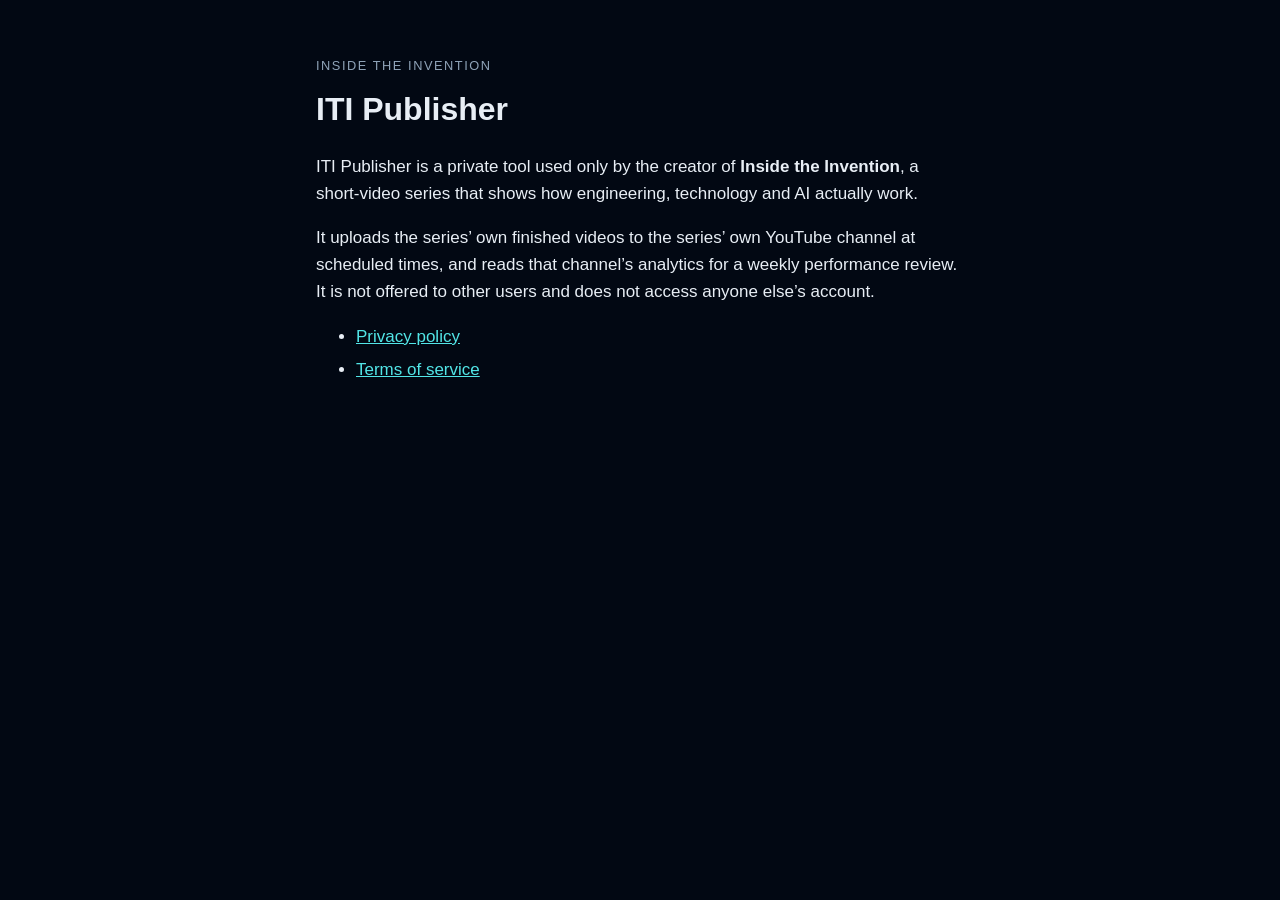
<file: index.html>
<!doctype html>
<html lang="en">
<head>
<meta charset="utf-8">
<meta name="viewport" content="width=device-width, initial-scale=1">
<title>ITI Publisher — Inside the Invention</title>
<link rel="stylesheet" href="style.css">
</head>
<body>
<main>
  <p class="eyebrow">Inside the Invention</p>
  <h1>ITI Publisher</h1>
  <p>ITI Publisher is a private tool used only by the creator of <strong>Inside the Invention</strong>, a short-video series that shows how engineering, technology and AI actually work.</p>
  <p>It uploads the series’ own finished videos to the series’ own YouTube channel at scheduled times, and reads that channel’s analytics for a weekly performance review. It is not offered to other users and does not access anyone else’s account.</p>
  <ul>
    <li><a href="privacy.html">Privacy policy</a></li>
    <li><a href="terms.html">Terms of service</a></li>
  </ul>
</main>
</body>
</html>
</file>
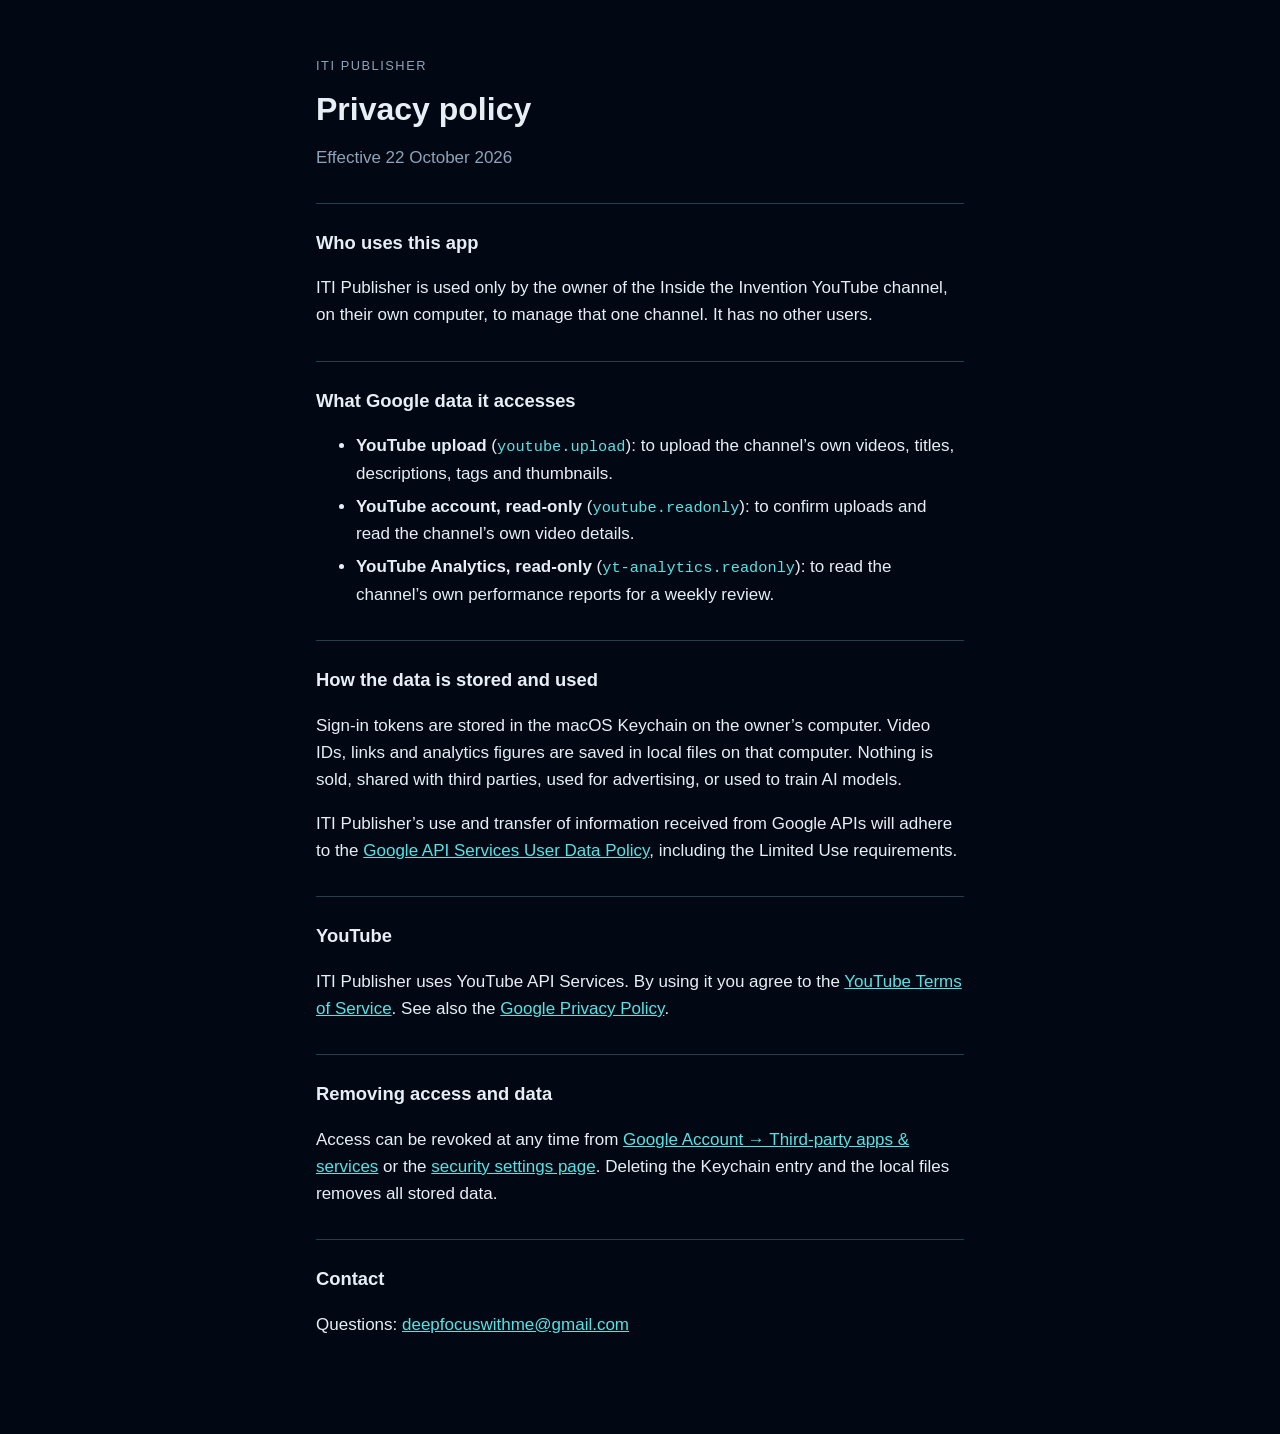
<file: privacy.html>
<!doctype html>
<html lang="en">
<head>
<meta charset="utf-8">
<meta name="viewport" content="width=device-width, initial-scale=1">
<title>Privacy Policy — ITI Publisher</title>
<link rel="stylesheet" href="style.css">
</head>
<body>
<main>
  <p class="eyebrow"><a href="./">ITI Publisher</a></p>
  <h1>Privacy policy</h1>
  <p class="date">Effective 22 October 2026</p>

  <h2>Who uses this app</h2>
  <p>ITI Publisher is used only by the owner of the Inside the Invention YouTube channel, on their own computer, to manage that one channel. It has no other users.</p>

  <h2>What Google data it accesses</h2>
  <ul>
    <li><strong>YouTube upload</strong> (<code>youtube.upload</code>): to upload the channel’s own videos, titles, descriptions, tags and thumbnails.</li>
    <li><strong>YouTube account, read-only</strong> (<code>youtube.readonly</code>): to confirm uploads and read the channel’s own video details.</li>
    <li><strong>YouTube Analytics, read-only</strong> (<code>yt-analytics.readonly</code>): to read the channel’s own performance reports for a weekly review.</li>
  </ul>

  <h2>How the data is stored and used</h2>
  <p>Sign-in tokens are stored in the macOS Keychain on the owner’s computer. Video IDs, links and analytics figures are saved in local files on that computer. Nothing is sold, shared with third parties, used for advertising, or used to train AI models.</p>
  <p>ITI Publisher’s use and transfer of information received from Google APIs will adhere to the <a href="https://developers.google.com/terms/api-services-user-data-policy">Google API Services User Data Policy</a>, including the Limited Use requirements.</p>

  <h2>YouTube</h2>
  <p>ITI Publisher uses YouTube API Services. By using it you agree to the <a href="https://www.youtube.com/t/terms">YouTube Terms of Service</a>. See also the <a href="https://policies.google.com/privacy">Google Privacy Policy</a>.</p>

  <h2>Removing access and data</h2>
  <p>Access can be revoked at any time from <a href="https://myaccount.google.com/permissions">Google Account → Third-party apps &amp; services</a> or the <a href="https://security.google.com/settings/security/permissions">security settings page</a>. Deleting the Keychain entry and the local files removes all stored data.</p>

  <h2>Contact</h2>
  <p>Questions: <a href="mailto:deepfocuswithme@gmail.com">deepfocuswithme@gmail.com</a></p>
</main>
</body>
</html>
</file>
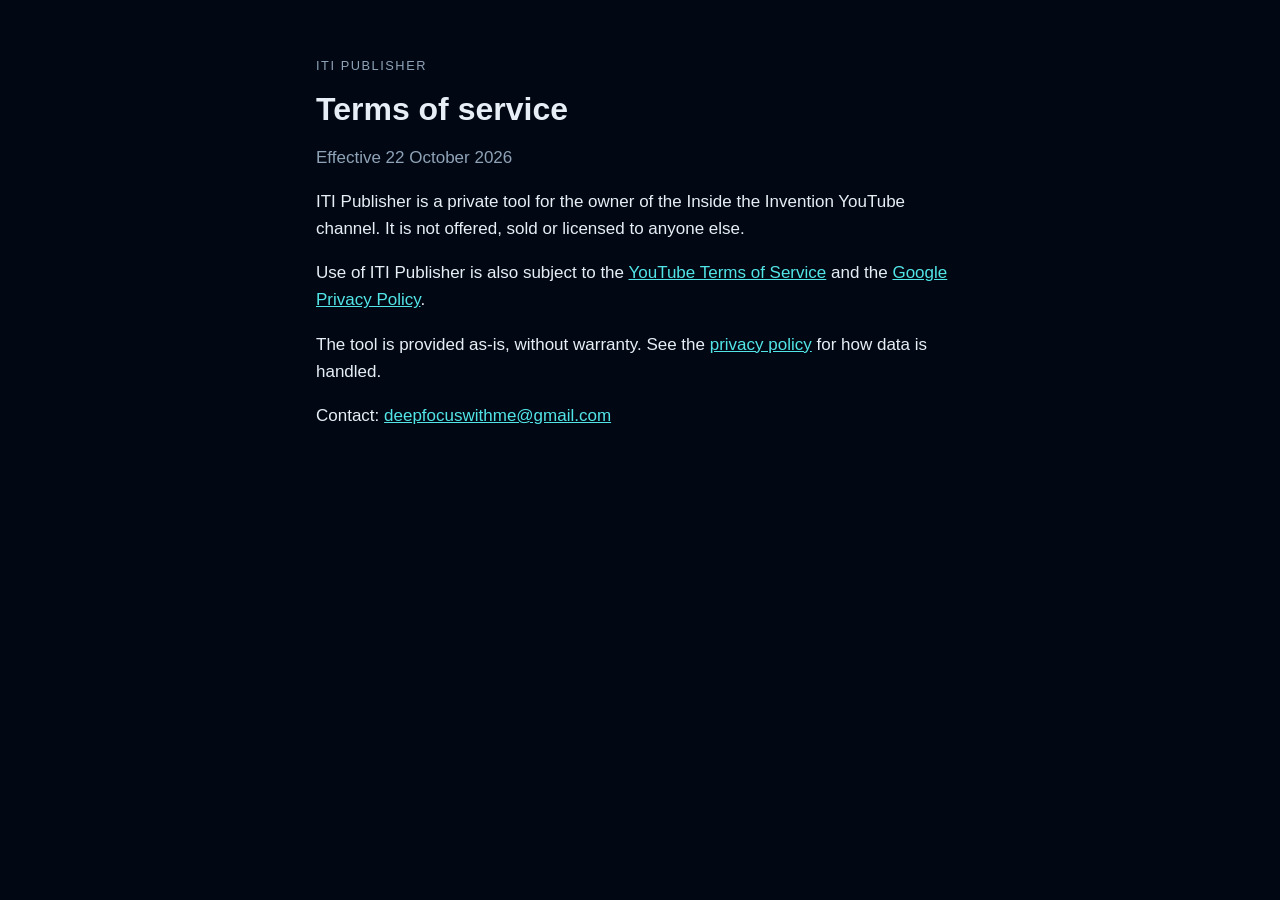
<file: terms.html>
<!doctype html>
<html lang="en">
<head>
<meta charset="utf-8">
<meta name="viewport" content="width=device-width, initial-scale=1">
<title>Terms of Service — ITI Publisher</title>
<link rel="stylesheet" href="style.css">
</head>
<body>
<main>
  <p class="eyebrow"><a href="./">ITI Publisher</a></p>
  <h1>Terms of service</h1>
  <p class="date">Effective 22 October 2026</p>
  <p>ITI Publisher is a private tool for the owner of the Inside the Invention YouTube channel. It is not offered, sold or licensed to anyone else.</p>
  <p>Use of ITI Publisher is also subject to the <a href="https://www.youtube.com/t/terms">YouTube Terms of Service</a> and the <a href="https://policies.google.com/privacy">Google Privacy Policy</a>.</p>
  <p>The tool is provided as-is, without warranty. See the <a href="privacy.html">privacy policy</a> for how data is handled.</p>
  <p>Contact: <a href="mailto:deepfocuswithme@gmail.com">deepfocuswithme@gmail.com</a></p>
</main>
</body>
</html>
</file>
<file: style.css>
:root { --bg: #020813; --text: #e8eef5; --muted: #8fa3b8; --accent: #52e5e7; --line: #283c50; }
* { box-sizing: border-box; }
body { margin: 0; background: var(--bg); color: var(--text); font: 17px/1.6 -apple-system, "Helvetica Neue", Arial, sans-serif; }
main { max-width: 680px; margin: 0 auto; padding: 56px 16px 80px; }
h1 { font-size: 2rem; margin: 0 0 16px; }
h2 { font-size: 1.15rem; margin: 32px 0 8px; border-top: 1px solid var(--line); padding-top: 24px; }
a { color: var(--accent); }
.eyebrow { text-transform: uppercase; letter-spacing: .12em; font-size: .8rem; color: var(--muted); margin: 0 0 8px; }
.eyebrow a { color: var(--muted); text-decoration: none; }
.date { color: var(--muted); margin-top: -8px; }
code { color: var(--accent); font-size: .9em; }
li { margin-bottom: 6px; }
</file>
